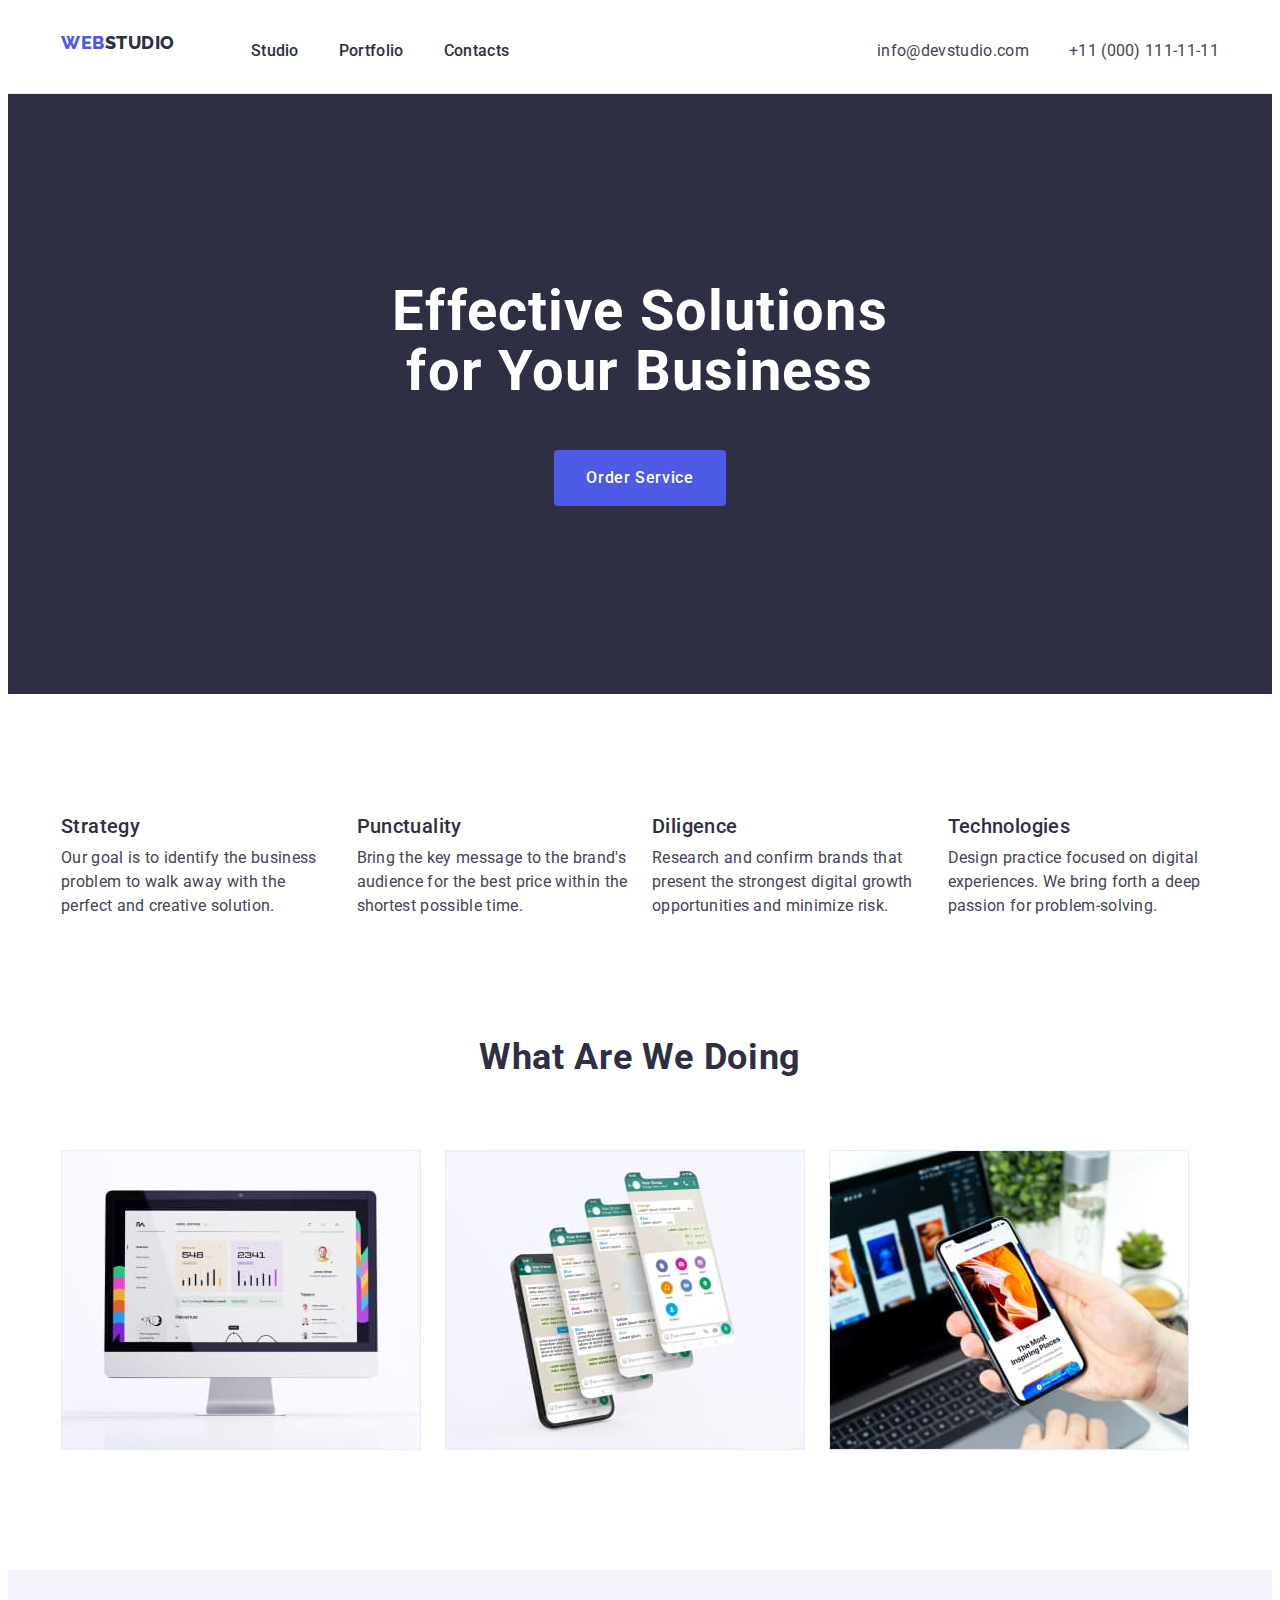
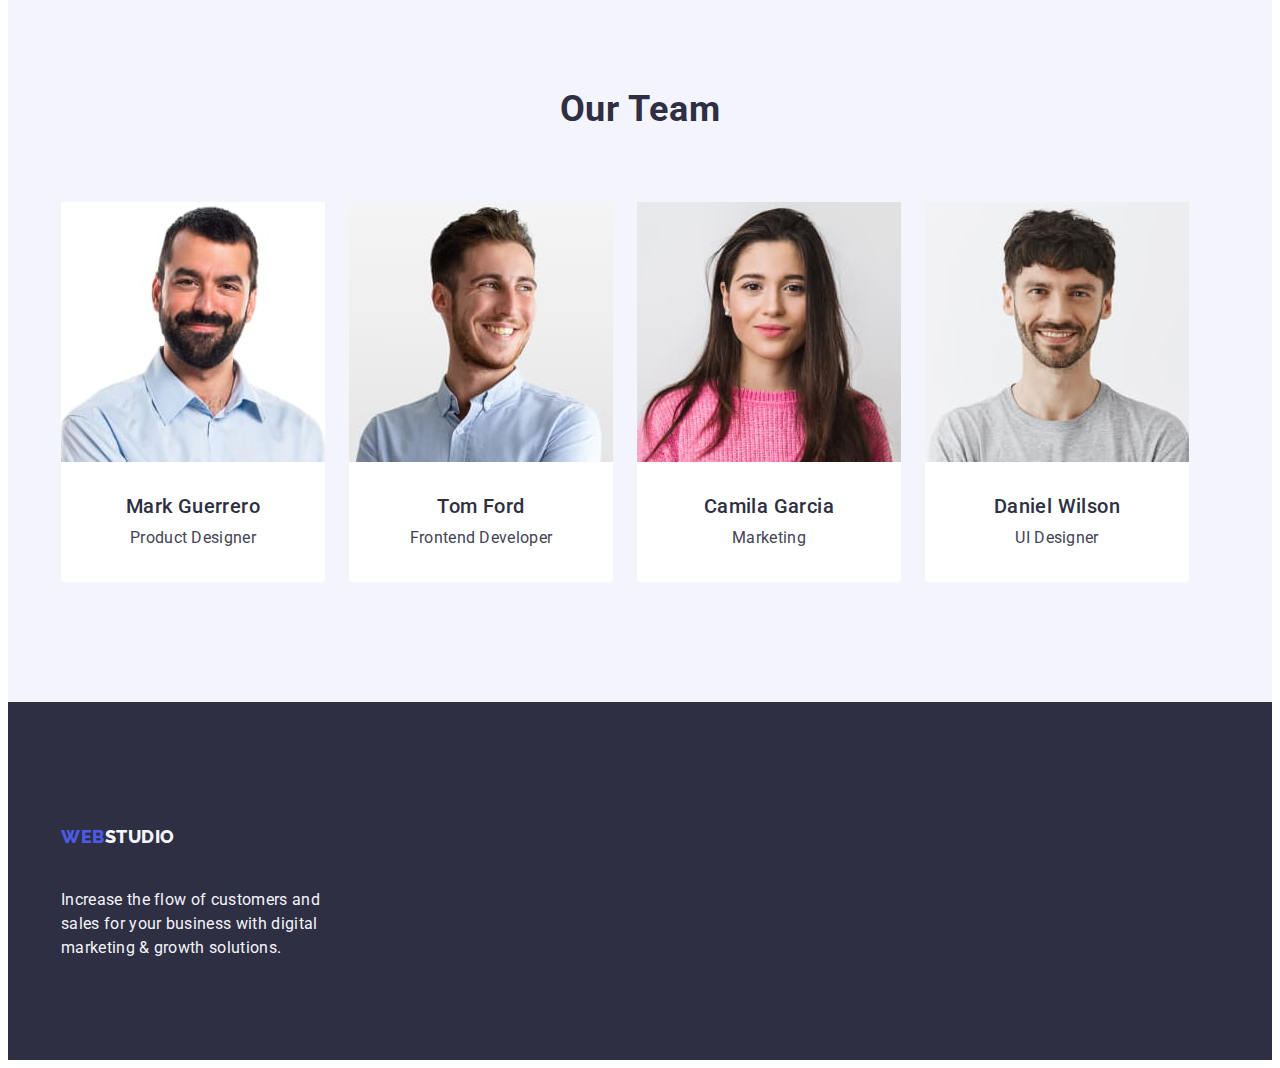
<file: index.html>
<!DOCTYPE html>
<html lang="en">
  <head>
    <meta charset="UTF-8" />
    <meta name="viewport" content="width=device-width, initial-scale=1.0" />
    <title>Web Studio</title>
    <link rel="preconnect" href="https://fonts.googleapis.com" />
    <link rel="preconnect" href="https://fonts.gstatic.com" crossorigin />
    <link
      href="https://fonts.googleapis.com/css2?family=Raleway:wght@800&family=Roboto:wght@400;500;700&display=swap"
      rel="stylesheet"
    />
    <link
      rel="stylesheet"
      href="https://cdnjs.cloudflare.com/ajax/libs/modern-normalize/2.0.0/modern-normalize.min.css"
      integrity="sha512-4xo8blKMVCiXpTaLzQSLSw3KFOVPWhm/TRtuPVc4WG6kUgjH6J03IBuG7JZPkcWMxJ5huwaBpOpnwYElP/m6wg=="
      crossorigin="anonymous"
      referrerpolicy="no-referrer"
    />
    <link rel="stylesheet" href="css/styles.css" />
  </head>
  <body>
    <header class="header-content">
      <div class="container header-container">
        <nav class="header-navigation">
          <a href="./index.html" class="header-logo link"
            >Web<span class="header-logo-accent">Studio</span></a
          >
          <ul class="header-list list">
            <li class="header-list-item">
              <a href="./index.html" class="header-list-link link">Studio</a>
            </li>
            <li class="header-list-item">
              <a class="header-list-link link" href="./portfolio.html"
                >Portfolio</a
              >
            </li>
            <li class="header-list-item">
              <a class="header-list-link link" href="">Contacts</a>
            </li>
          </ul>
        </nav>
        <address class="address-list-socials">
          <ul class="header-socials list">
            <li class="headr-socials-item">
              <a
                class="header-socials-link link"
                href="mailto:info@devstudio.com"
                >info@devstudio.com</a
              >
            </li>
            <li class="headr-socials-item">
              <a class="header-socials-link link" href="tel:+110001111111"
                >+11 (000) 111-11-11</a
              >
            </li>
          </ul>
        </address>
      </div>
    </header>
    <main>
      <section class="hero">
        <div class="container">
          <h1 class="hero-title">Effective Solutions for Your Business</h1>
          <button type="button" class="hero-btn">Order Service</button>
        </div>
      </section>
      <section class="advantages">
        <div class="container">
          <h2 class="visually-hidden">Advantages</h2>
          <ul class="head-list list">
            <li class="advantages-item">
              <h3 class="advantages-subtitle">Strategy</h3>
              <p class="advantages-item-text">
                Our goal is to identify the business problem to walk away with
                the perfect and creative solution.
              </p>
            </li>
            <li class="advantages-item">
              <h3 class="advantages-subtitle">Punctuality</h3>
              <p class="advantages-item-text">
                Bring the key message to the brand's audience for the best price
                within the shortest possible time.
              </p>
            </li>
            <li class="advantages-item">
              <h3 class="advantages-subtitle">Diligence</h3>
              <p class="advantages-item-text">
                Research and confirm brands that present the strongest digital
                growth opportunities and minimize risk.
              </p>
            </li>
            <li class="advantages-item">
              <h3 class="advantages-subtitle">Technologies</h3>
              <p class="advantages-item-text">
                Design practice focused on digital experiences. We bring forth a
                deep passion for problem-solving.
              </p>
            </li>
          </ul>
        </div>
      </section>
      <section class="content-item">
        <div class="container">
          <h2 class="webcontent-title">What are we doing</h2>
          <ul class="content-list list">
            <li class="content-list-img">
              <img
                class="img-item"
                src="./images/Computer.jpg"
                alt="Computer"
                width="360"
                height="300"
              />
            </li>
            <li class="content-list-img">
              <img
                class="img-item"
                src="./images/Content.jpg"
                alt="Content"
                width="360"
                height="300"
              />
            </li>
            <li class="content-list-img">
              <img
                class="img-item"
                src="./images/Use.jpg"
                alt="Use"
                width="360"
                height="300"
              />
            </li>
          </ul>
        </div>
      </section>
      <section class="our-team">
        <div class="container">
          <h2 class="webcontent-title">Our Team</h2>
          <ul class="team list">
            <li class="list-team-info">
              <img
                src="./images/Mark.jpg"
                alt="Mark Guerrero"
                width="264"
                height="260"
              />
              <div class="list-team">
                <h3 class="team-list-item">Mark Guerrero</h3>
                <p class="team-item">Product Designer</p>
              </div>
            </li>
            <li class="list-team-info">
              <img
                src="./images/Tom.jpg"
                alt="Tom Ford"
                width="264"
                height="260"
              />
              <div class="list-team">
                <h3 class="team-list-item">Tom Ford</h3>
                <p class="team-item">Frontend Developer</p>
              </div>
            </li>
            <li class="list-team-info">
              <img
                src="./images/Camila.jpg"
                alt="Camila Garcia"
                width="264"
                height="260"
              />
              <div class="list-team">
                <h3 class="team-list-item">Camila Garcia</h3>
                <p class="team-item">Marketing</p>
              </div>
            </li>
            <li class="list-team-info">
              <img
                src="./images/Daniel.jpg"
                alt="Daniel Wilson"
                width="264"
                height="260"
              />
              <div class="list-team">
                <h3 class="team-list-item">Daniel Wilson</h3>
                <p class="team-item">UI Designer</p>
              </div>
            </li>
          </ul>
        </div>
      </section>
    </main>
    <footer class="footer">
      <div class="container">
        <a href="./index.html" class="header-logo link"
          >Web<span class="footer-logo link">Studio</span></a
        >
        <p class="footer-down">
          Increase the flow of customers and sales for your business with
          digital marketing & growth solutions.
        </p>
      </div>
    </footer>
  </body>
</html>
</file>
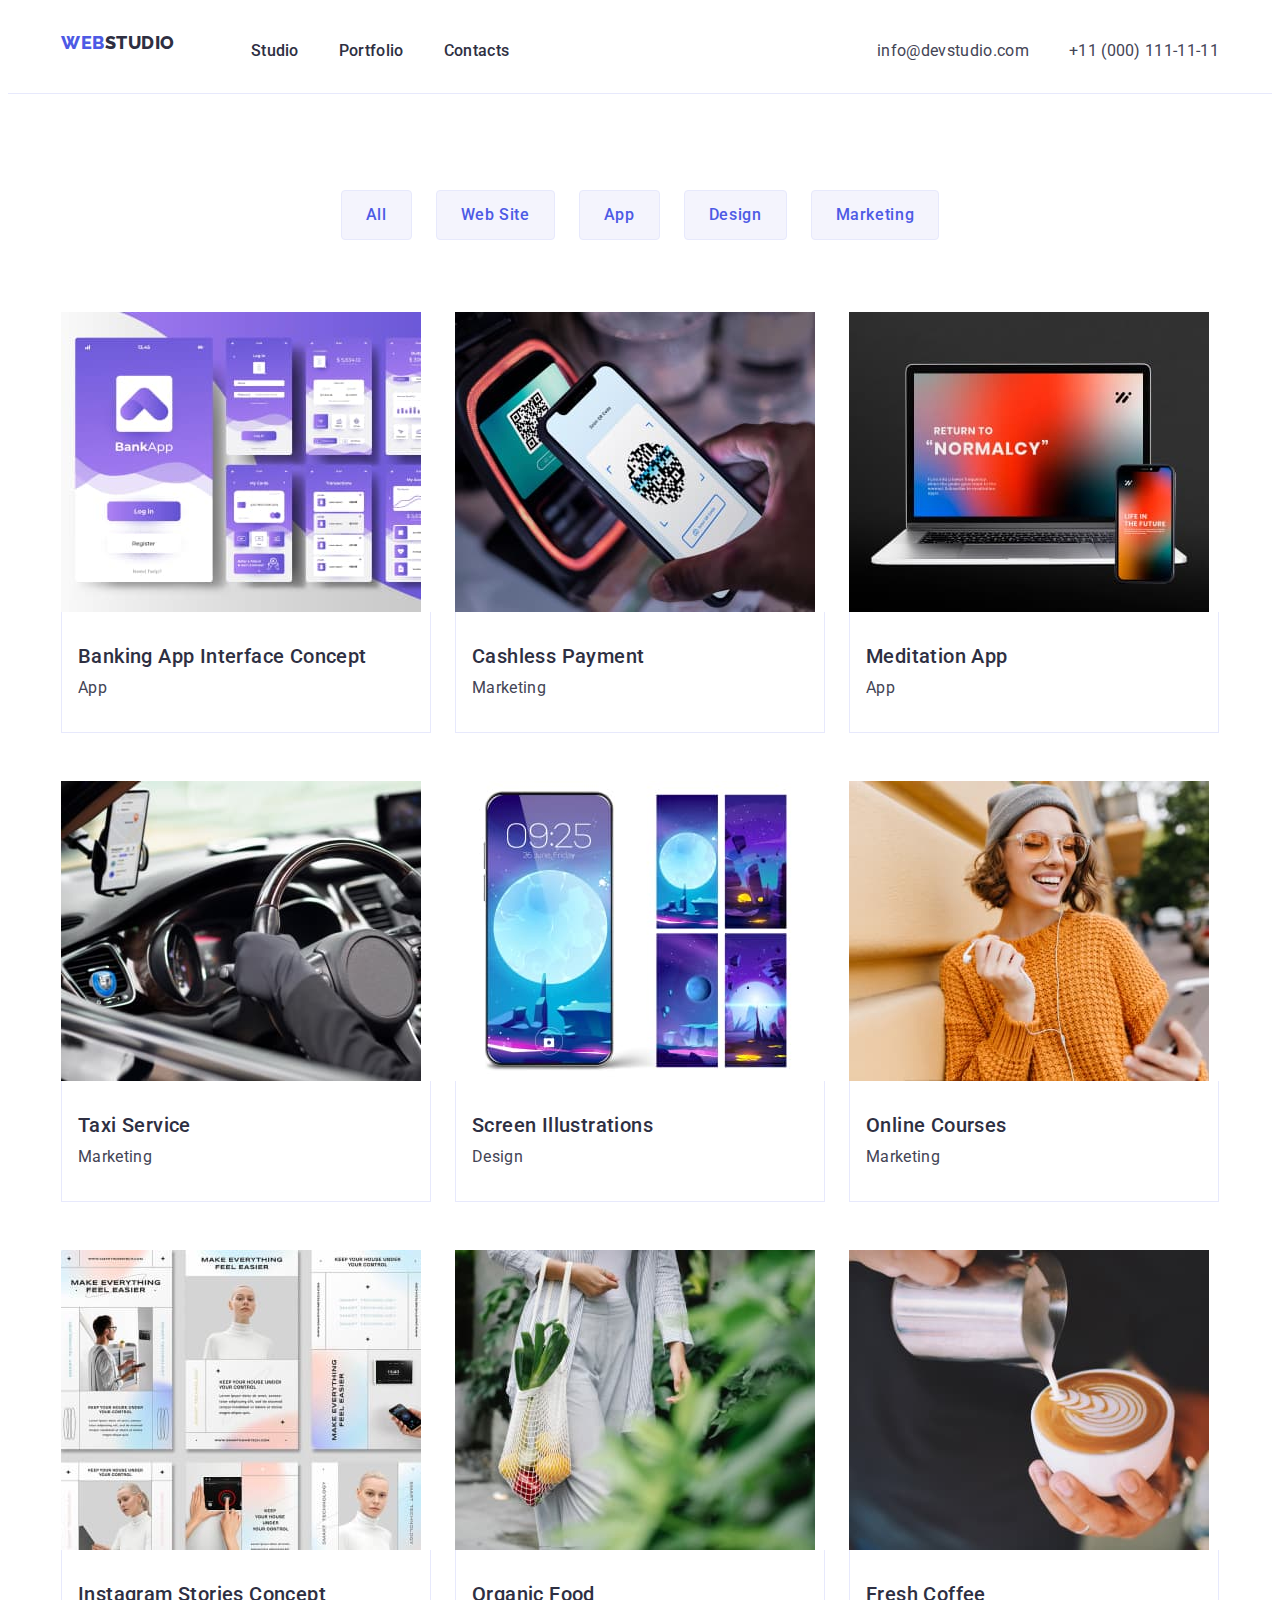
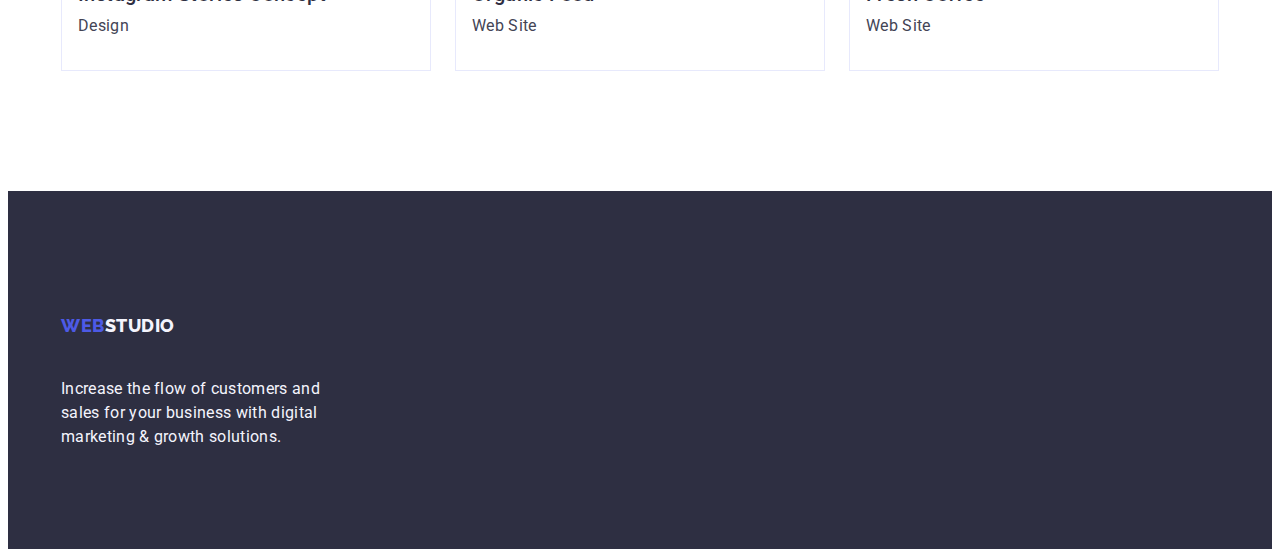
<file: portfolio.html>
<!DOCTYPE html>
<html lang="en">
  <head>
    <meta charset="UTF-8" />
    <meta name="viewport" content="width=device-width, initial-scale=1.0" />
    <title>Web Studio</title>
    <link rel="preconnect" href="https://fonts.googleapis.com" />
    <link rel="preconnect" href="https://fonts.gstatic.com" crossorigin />
    <link
      href="https://fonts.googleapis.com/css2?family=Raleway:wght@800&family=Roboto:wght@400;500;700&display=swap"
      rel="stylesheet"
    />
    <link
      rel="stylesheet"
      href="https://cdnjs.cloudflare.com/ajax/libs/modern-normalize/2.0.0/modern-normalize.min.css"
      integrity="sha512-4xo8blKMVCiXpTaLzQSLSw3KFOVPWhm/TRtuPVc4WG6kUgjH6J03IBuG7JZPkcWMxJ5huwaBpOpnwYElP/m6wg=="
      crossorigin="anonymous"
      referrerpolicy="no-referrer"
    />
    <link rel="stylesheet" href="css/styles.css" />
  </head>
  <body>
    <header class="header-content">
      <div class="container header-container">
        <nav class="header-navigation">
          <a href="./index.html" class="header-logo link"
            >Web<span class="header-logo-accent">Studio</span></a
          >
          <ul class="header-list list">
            <li class="header-list-item">
              <a href="./index.html" class="header-list-link link">Studio</a>
            </li>
            <li class="header-list-item">
              <a class="header-list-link link" href="./portfolio.html"
                >Portfolio</a
              >
            </li>
            <li class="header-list-item">
              <a class="header-list-link link" href="">Contacts</a>
            </li>
          </ul>
        </nav>
        <address class="address-list-socials">
          <ul class="header-socials list">
            <li class="headr-socials-item">
              <a
                class="header-socials-link link"
                href="mailto:info@devstudio.com"
                >info@devstudio.com</a
              >
            </li>
            <li class="headr-socials-item">
              <a class="header-socials-link link" href="tel:+110001111111"
                >+11 (000) 111-11-11</a
              >
            </li>
          </ul>
        </address>
      </div>
    </header>
    <main>
      <section class="portfolio-content list">
        <div class="container">
          <h1 class="visually-hidden">Projects</h1>
          <ul class="projects-list list">
            <li>
              <button type="button" class="portfolio-item-link">All</button>
            </li>
            <li>
              <button type="button" class="portfolio-item-link">
                Web Site
              </button>
            </li>
            <li>
              <button type="button" class="portfolio-item-link">App</button>
            </li>
            <li>
              <button type="button" class="portfolio-item-link">Design</button>
            </li>
            <li>
              <button type="button" class="portfolio-item-link">
                Marketing
              </button>
            </li>
          </ul>
          <ul class="projects list">
            <li class="projects-item list">
              <a href="" class="link"
                ><img
                  class="projects-content"
                  src="./images/Bank.jpg"
                  alt="Banking content"
                  width="360"
                />
                <div class="portfolio-card">
                  <h2 class="content-logo">Banking App Interface Concept</h2>
                  <p class="logo-info">App</p>
                </div>
              </a>
            </li>
            <li class="projects-item list">
              <a href="" class="link"
                ><img
                  class="projects-content"
                  src="./images/Payment.jpg"
                  alt="Payment"
                  width="360"
                />
                <div class="portfolio-card">
                  <h2 class="content-logo">Cashless Payment</h2>
                  <p class="logo-info">Marketing</p>
                </div>
              </a>
            </li>
            <li class="projects-item list">
              <a href="" class="link"
                ><img
                  class="projects-content"
                  src="./images/Meditation.jpg"
                  alt="Meditation App"
                  width="360"
                />
                <div class="portfolio-card">
                  <h2 class="content-logo">Meditation App</h2>
                  <p class="logo-info">App</p>
                </div>
              </a>
            </li>
            <li class="projects-item list">
              <a href="" class="link"
                ><img
                  class="projects-content"
                  src="./images/Taxi.jpg"
                  alt="Taxi Service"
                  width="360"
                />
                <div class="portfolio-card">
                  <h2 class="content-logo">Taxi Service</h2>
                  <p class="logo-info">Marketing</p>
                </div>
              </a>
            </li>
            <li class="projects-item list">
              <a href="" class="link"
                ><img
                  class="projects-content"
                  src="./images/Screen.jpg"
                  alt="Screen Illustrations"
                  width="360"
                />
                <div class="portfolio-card">
                  <h2 class="content-logo">Screen Illustrations</h2>
                  <p class="logo-info">Design</p>
                </div>
              </a>
            </li>
            <li class="projects-item list">
              <a href="" class="link"
                ><img
                  class="projects-content"
                  src="./images/Courses.jpg"
                  alt="Online Courses"
                  width="360"
                />
                <div class="portfolio-card">
                  <h2 class="content-logo">Online Courses</h2>
                  <p class="logo-info">Marketing</p>
                </div>
              </a>
            </li>
            <li class="projects-item list">
              <a href="" class="link"
                ><img
                  class="projects-content"
                  src="./images/Insta.jpg"
                  alt="Instagram Stories Concept"
                  width="360"
                />
                <div class="portfolio-card">
                  <h2 class="content-logo">Instagram Stories Concept</h2>
                  <p class="logo-info">Design</p>
                </div>
              </a>
            </li>
            <li class="projects-item list">
              <a href="" class="link"
                ><img
                  class="projects-content"
                  src="./images/Food.jpg"
                  alt="Organic Food"
                  width="360"
                />
                <div class="portfolio-card">
                  <h2 class="content-logo">Organic Food</h2>
                  <p class="logo-info">Web Site</p>
                </div>
              </a>
            </li>
            <li class="projects-item list">
              <a href="" class="link"
                ><img
                  class="projects-content"
                  src="./images/Coffee.jpg"
                  alt="Fresh Coffee"
                  width="360"
                />
                <div class="portfolio-card">
                  <h2 class="content-logo">Fresh Coffee</h2>
                  <p class="logo-info">Web Site</p>
                </div>
              </a>
            </li>
          </ul>
        </div>
      </section>
    </main>
    <footer class="footer">
      <div class="container">
        <a href="./index.html" class="header-logo link"
          >Web<span class="footer-logo link">Studio</span></a
        >
        <p class="footer-down">
          Increase the flow of customers and sales for your business with
          digital marketing & growth solutions.
        </p>
      </div>
    </footer>
  </body>
</html>
</file>
<file: css/styles.css>
:root {
  --accent-color: #2e2f42;
  --item-color: #4d5ae5;
  --hero-color: #ffffff;
  --background-color: #f4f4fd;
  --address-color: #434455;
  --target-color: #404bbf;
}

p,
h1,
h2,
h3,
h4,
h5,
h6 {
  margin-top: 0;
  margin-bottom: 0;
}

ul,
ol {
  margin-top: 0;
  margin-bottom: 0;
  padding-left: 0;
}

img {
  display: block;
}

.visually-hidden {
  position: absolute;
  width: 1px;
  height: 1px;
  margin: -1px;
  border: 0;
  padding: 0;

  white-space: nowrap;
  clip-path: inset(100%);
  clip: rect(0 0 0 0);
  overflow: hidden;
}

.container {
  width: 100%;
  max-width: 1158px;
  padding: 0 15px;
  margin: 0 auto;
}

body {
  font-family: "Roboto", sans-serif;
  color: #434455;
  background-color: #fff;
}

.link {
  text-decoration: none;
}

.list {
  list-style: none;
}

.border-container {
  border-bottom: 1px solid #e7e9fc;
}

/*----------HEADER---------*/

.header-content {
  border-bottom: 1px solid #e7e9fc;
}

.header-container {
  display: flex;
  align-items: center;
}

.header-navigation {
  display: flex;
  align-items: center;
}

.header-list {
  display: flex;
  gap: 40px;
}

.header-logo {
  color: var(--item-color);
  font-size: 18px;
  font-weight: 800;
  font-family: "Raleway", sans-serif;
  line-height: 1.17;
  letter-spacing: 0.03em;
  text-transform: uppercase;
  margin-right: 76px;
  padding: 24px 0;
  display: block;
}

.header-logo-accent {
  color: var(--accent-color);
}

.header-list-link {
  color: var(--accent-color);
  font-size: 16px;
  font-weight: 500;
  line-height: 1.5;
  letter-spacing: 0.02em;
  padding: 24px 0;
  display: block;
}

.header-list-link:hover,
.header-list-link:focus {
  color: #404bbf;
}

.address-list-socials {
  font-style: normal;
}

.header-socials {
  display: flex;
  gap: 40px;
}

.header-socials-link {
  color: var(--address-color);
  font-size: 16px;
  font-weight: 400;
  line-height: 1.5;
  letter-spacing: 0.02em;
  padding: 24px 0;
  display: block;
}

.header-socials-link:hover,
.header-socials-link:focus {
  color: #404bbf;
}

.address-list-socials {
  margin-left: auto;
}

/*----------HERO---------*/

.hero {
  background-color: var(--accent-color);
  margin: 0 auto;
  padding-top: 188px;
  padding-bottom: 188px;
}

.hero-title {
  color: var(--hero-color);
  text-align: center;
  font-size: 56px;
  font-weight: 700;
  line-height: 1.07;
  letter-spacing: 0.02em;
  margin: 0 auto;
  width: 100%;
  max-width: 496px;
  padding-bottom: 48px;
}
.hero-btn {
  color: var(--hero-color);
  font-size: 16px;
  font-family: inherit;
  font-weight: 500;
  line-height: 1.5;
  letter-spacing: 0.04em;
  cursor: pointer;
  background-color: var(--item-color);
  padding: 16px 32px;
  border-radius: 4px;
  display: block;
  margin: 0 auto;
  border: none;
  min-width: 169px;
}

.hero-btn:hover,
.hero-btn:focus {
  background-color: var(--target-color);
}

/*----------Advantages---------*/

.advantages {
  background-color: var(--hero-color);
  padding: 120px 0;
}

.advantages-item {
  width: calc((100% - 24px * 3) / 4);
}

.head-list {
  display: flex;
  gap: 24px;
}

.advantages-subtitle {
  color: var(--accent-color);
  font-size: 20px;
  font-weight: 500;
  line-height: 1.2;
  letter-spacing: 0.02em;
  margin-bottom: 8px;
}
.advantages-item-text {
  color: #434455;
  font-size: 16px;
  line-height: 1.5;
  letter-spacing: 0.02em;
}

/*----------Team---------*/

.content-item {
  padding-bottom: 120px;
}

.webcontent-title {
  color: var(--accent-color);
  text-align: center;
  font-size: 36px;
  font-weight: 700;
  line-height: 1.11;
  letter-spacing: 0.02em;
  text-transform: capitalize;
  margin-bottom: 72px;
}

.content-list {
  display: flex;
  gap: 24px;
}

.our-team {
  background-color: var(--background-color);
  padding-top: 120px;
  padding-bottom: 120px;
}

.team {
  gap: 24px;
  display: flex;
}

.list-team-info {
  background-color: #ffffff;
  border-radius: 0px 0px 4px 4px;
}

.team-list-item {
  color: var(--accent-color);
  text-align: center;
  font-size: 20px;
  font-weight: 500;
  line-height: 1.2;
  letter-spacing: 0.02em;
  margin-bottom: 8px;
}
.team-item {
  color: #434455;
  text-align: center;
  font-size: 16px;
  line-height: 1.5;
  letter-spacing: 0.02em;
}

.list-team {
  padding: 32px 16px;
}

.footer {
  background-color: var(--accent-color);
  padding-top: 100px;
  padding-bottom: 100px;
}

.header-logo {
  display: inline-block;
  margin-bottom: 16px;
}

.footer-logo {
  color: var(--background-color);
  font-size: 18px;
  font-family: Raleway;
  font-weight: 800;
  line-height: 1.16;
  letter-spacing: 0.03em;
  text-transform: uppercase;
}

.footer-down {
  color: var(--background-color);
  font-size: 16px;
  line-height: 1.5;
  letter-spacing: 0.02em;
  max-width: 264px;
}

/*----------Portfolio---------*/

.portfolio-content {
  padding-top: 96px;
  padding-bottom: 120px;
}

.head-list-item:hover,
.head-list-item:focus {
  color: var(--item-color);
  text-align: center;
  font-size: 16px;
  font-family: inherit;
  font-weight: 500;
  line-height: 1.5;
  letter-spacing: 0.04em;
  background-color: var(--background-color);
  cursor: pointer;
}
.head-item:hover,
.head-item:focus {
  color: #4d5ae5;
  text-align: center;
  font-size: 16px;
  font-family: inherit;
  font-weight: 500;
  line-height: 1.5;
  letter-spacing: 0.04em;
  background-color: var(--background-color);
  cursor: pointer;
}

/* -----Projects----- */

.projects-list {
  display: flex;
  gap: 24px;
  margin-bottom: 72px;
  justify-content: center;
}

.portfolio-item-link {
  color: var(--item-color);
  text-align: center;
  font-size: 16px;
  font-family: inherit;
  font-style: normal;
  font-weight: 500;
  line-height: 1.5;
  letter-spacing: 0.04em;
  cursor: pointer;
  background-color: var(--background-color);
  border: 1px solid #e7e9fc;
  padding: 12px 24px;
  border-radius: 4px;
}

.portfolio-item-link:hover,
.portfolio-item-link:focus {
  color: #ffffff;
  background-color: #404bbf;
  border: 1px solid transparent
}

.projects-item {
  background-color: #fff;
  width: calc((100% - 48px) / 3);
}
.content-logo {
  color: var(--accent-color);
  font-size: 20px;
  font-weight: 500;
  line-height: 1.2;
  letter-spacing: 0.02em;
  margin-bottom: 8px;
}
.logo-info {
  color: var(--address-color);
  font-size: 16px;
  font-weight: 400;
  line-height: 1.5;
  letter-spacing: 0.02em;
}

.projects {
  display: flex;
  flex-wrap: wrap;
  gap: 48px 24px;
}

.portfolio-card {
  padding: 32px 16px;
  border: 1px solid #e7e9fc;
  border-top: none;
}
</file>
